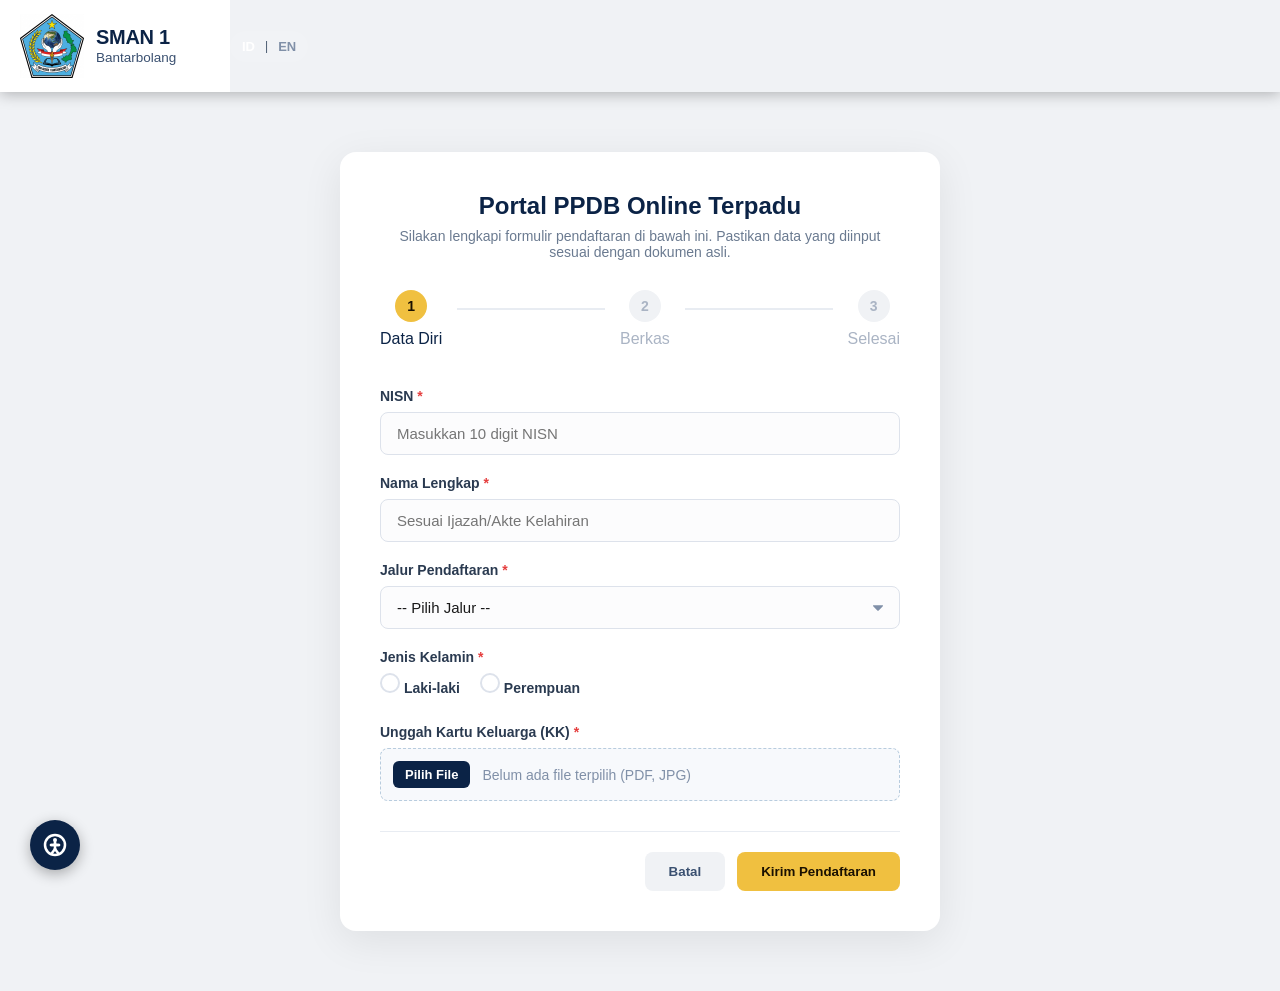
<file: external.html>
<!DOCTYPE html>
<html lang="id">
<head>
  <meta charset="UTF-8">
  <meta name="viewport" content="width=device-width, initial-scale=1.0">
  <title>Link External - SMAN 1 Bantarbolang</title>
  <link rel="stylesheet" href="style.css">
</head>
<body>

<header class="site-header">
  <div class="header-logo">
    <img src="logo.png" class="logo-img" alt="Logo SMAN 1 Bantarbolang">
    <div class="logo-text">
      <span class="logo-name">SMAN 1</span>
      <span class="logo-sub">Bantarbolang</span>
    </div>
  </div>
  <div class="header-actions">
    <div class="lang-switcher">
      <button id="langID" class="btn-lang active" aria-label="Bahasa Indonesia">ID</button>
      <span class="lang-sep">|</span>
      <button id="langEN" class="btn-lang" aria-label="English">EN</button>
    </div>
  </div>
</header>

<section class="portal-section">
  <div class="portal-container">
    <div class="portal-header">
      <h1 data-i18n="portal_title">Portal PPDB Online Terpadu</h1>
      <p data-i18n="portal_desc">Silakan lengkapi formulir pendaftaran di bawah ini. Pastikan data yang diinput sesuai dengan dokumen asli.</p>
    </div>

    <!-- Stepper (Output Feedback / Progress) -->
    <div class="stepper-ui">
      <div class="step active" aria-current="step">
        <div class="step-circle" aria-hidden="true">1</div>
        <span data-i18n="step_data">Data Diri</span>
      </div>
      <div class="step-line"></div>
      <div class="step">
        <div class="step-circle" aria-hidden="true">2</div>
        <span data-i18n="step_berkas">Berkas</span>
      </div>
      <div class="step-line"></div>
      <div class="step">
        <div class="step-circle" aria-hidden="true">3</div>
        <span data-i18n="step_selesai">Selesai</span>
      </div>
    </div>

    <form class="portal-form" id="ppdbForm">
      <!-- Input Text -->
      <div class="form-group">
        <label for="nisn"><span data-i18n="lbl_nisn">NISN</span> <span class="req" aria-hidden="true">*</span></label>
        <input type="text" id="nisn" name="nisn" placeholder="Masukkan 10 digit NISN" required pattern="\d{10}" aria-required="true" aria-describedby="nisn-error" data-i18n-placeholder="ph_nisn">
        <span class="error-msg" id="nisn-error" data-i18n="err_nisn">Format NISN tidak valid (harus 10 angka).</span>
      </div>

      <div class="form-group">
        <label for="namaLengkap"><span data-i18n="lbl_nama">Nama Lengkap</span> <span class="req" aria-hidden="true">*</span></label>
        <input type="text" id="namaLengkap" name="nama" placeholder="Sesuai Ijazah/Akte Kelahiran" required aria-required="true" data-i18n-placeholder="ph_nama">
      </div>

      <!-- UI Control: Select (Dropdown) -->
      <div class="form-group">
        <label for="jalurDaftar"><span data-i18n="lbl_jalur">Jalur Pendaftaran</span> <span class="req" aria-hidden="true">*</span></label>
        <select id="jalurDaftar" name="jalur" required aria-required="true">
          <option value="" disabled selected data-i18n="opt_jalur_pilih">-- Pilih Jalur --</option>
          <option value="zonasi" data-i18n="opt_zonasi">Zonasi</option>
          <option value="prestasi" data-i18n="opt_prestasi">Prestasi</option>
          <option value="afirmasi" data-i18n="opt_afirmasi">Afirmasi</option>
          <option value="pindah" data-i18n="opt_pindah">Perpindahan Orang Tua</option>
        </select>
      </div>

      <!-- UI Control: Radio Buttons -->
      <div class="form-group">
        <label><span data-i18n="lbl_jk">Jenis Kelamin</span> <span class="req" aria-hidden="true">*</span></label>
        <div class="radio-group" role="radiogroup" aria-required="true">
          <label class="radio-label">
            <input type="radio" name="jk" value="L" required>
            <span class="custom-radio" aria-hidden="true"></span> <span data-i18n="radio_l">Laki-laki</span>
          </label>
          <label class="radio-label">
            <input type="radio" name="jk" value="P" required>
            <span class="custom-radio" aria-hidden="true"></span> <span data-i18n="radio_p">Perempuan</span>
          </label>
        </div>
      </div>

      <!-- UI Control: File Upload -->
      <div class="form-group">
        <label for="fileKK"><span data-i18n="lbl_kk">Unggah Kartu Keluarga (KK)</span> <span class="req" aria-hidden="true">*</span></label>
        <div class="file-upload-wrapper">
          <input type="file" id="fileKK" name="kk" accept=".pdf, .jpg, .png" class="file-input" required aria-required="true">
          <div class="file-dummy" id="fileDummyTarget" aria-hidden="true">
            <span class="file-btn" data-i18n="btn_pilih_file">Pilih File</span>
            <span class="file-name" id="fileNameDisp" data-i18n="txt_belum_pilih">Belum ada file terpilih (PDF, JPG)</span>
          </div>
        </div>
      </div>

      <div class="form-actions">
        <button type="button" class="btn-secondary" onclick="window.close()" data-i18n="btn_batal">Batal</button>
        <button type="submit" class="btn-primary" id="btnSubmitForm" data-i18n="btn_kirim">Kirim Pendaftaran</button>
      </div>
    </form>
  </div>
</section>

<!-- Toast Notification Container (Output UI Control) -->
<div id="toastContainer" class="toast-container"></div>

<!-- ===== ACCESSIBILITY WIDGET ===== -->
<div class="a11y-widget">
  <button class="a11y-toggle" id="a11yToggle" title="Menu Aksesibilitas" aria-label="Buka Menu Aksesibilitas" aria-expanded="false">
    <svg width="24" height="24" viewBox="0 0 24 24" fill="none" stroke="currentColor" stroke-width="2.5" stroke-linecap="round" stroke-linejoin="round" aria-hidden="true">
      <circle cx="12" cy="12" r="10"/>
      <path d="M12 8v4"/><path d="M12 16h.01"/><path d="M8 12h8"/> <!-- Simple icon -->
      <circle cx="12" cy="7" r="2" fill="currentColor" stroke="none"/>
      <path d="M12 10v6"/>
      <path d="M8 12h8"/>
      <path d="M12 16l-3 4"/>
      <path d="M12 16l3 4"/>
    </svg>
  </button>
  <div class="a11y-menu" id="a11yMenu" aria-hidden="true">
    <div class="a11y-header">
      <h4>Aksesibilitas</h4>
      <button id="a11yClose" class="a11y-close-btn" aria-label="Tutup Menu">&times;</button>
    </div>
    
    <div class="a11y-section">
      <label for="textSizeSlider" class="a11y-label">
        <span aria-hidden="true">🔠</span> Ukuran Teks: <span id="textSizeVal">100%</span>
      </label>
      <input type="range" id="textSizeSlider" class="a11y-slider" min="100" max="180" step="10" value="100">
    </div>

    <div class="a11y-section">
      <label class="a11y-label"><span aria-hidden="true">👁️</span> Mode Kontras:</label>
      <div class="contrast-options">
        <button class="theme-btn theme-default active" data-theme="default" title="Normal">A</button>
        <button class="theme-btn theme-dark" data-theme="dark" title="Mode Gelap">A</button>
        <button class="theme-btn theme-yellow" data-theme="yellow" title="Hitam-Kuning">A</button>
        <button class="theme-btn theme-gray" data-theme="gray" title="Grayscale">A</button>
      </div>
    </div>

    <div class="a11y-section">
      <button id="btnReadText" class="a11y-btn-full" aria-label="Bacakan Teks Halaman">
        <span aria-hidden="true" class="tts-icon">🔊</span> <span class="tts-text">Bacakan Halaman</span>
      </button>
    </div>
  </div>
</div>

<script src="script.js"></script>
</body>
</html>
</file>
<file: style.css>
/* ===========================
   RESET & BASE
=========================== */
*, *::before, *::after {
  margin: 0; padding: 0; box-sizing: border-box;
}

/* Sembunyikan scrollbar di semua browser */
html {
  scroll-behavior: smooth;
  scrollbar-width: none;       /* Firefox */
  -ms-overflow-style: none;    /* IE / Edge lama */
}
html::-webkit-scrollbar {
  display: none;               /* Chrome, Safari, Opera */
}

body {
  font-family: 'Inter', sans-serif;
  background: #f0f2f5;
  color: #1a1a1a;
  overflow-x: hidden;
}
a { text-decoration: none; color: inherit; }
ul { list-style: none; }
img { display: block; max-width: 100%; }

/* Accessibility: Focus Visible */
*:focus-visible {
  outline: 3px solid #f0c040;
  outline-offset: 2px;
}

/* Visually hide element but keep accessible for screen readers */
.sr-only {
  position: absolute;
  width: 1px;
  height: 1px;
  padding: 0;
  margin: -1px;
  overflow: hidden;
  clip: rect(0, 0, 0, 0);
  white-space: nowrap;
  border-width: 0;
}

/* ===========================
   SPOTLIGHT SEARCH OVERLAY
   Muncul di tengah-tengah layar
   seperti Apple Spotlight / Linear
=========================== */
.spotlight-overlay {
  position: fixed;
  inset: 0;
  background: rgba(8, 18, 40, 0.72);
  z-index: 10000;
  display: flex;
  align-items: flex-start;
  justify-content: center;
  padding-top: 100px;
  opacity: 0;
  pointer-events: none;
  backdrop-filter: blur(6px);
  -webkit-backdrop-filter: blur(6px);
  transition: opacity 0.22s ease;
}
.spotlight-overlay.open {
  opacity: 1;
  pointer-events: all;
}

.spotlight-inner {
  width: 100%;
  max-width: 640px;
  background: #ffffff;
  border-radius: 16px;
  box-shadow: 0 32px 80px rgba(0,0,0,0.45);
  overflow: hidden;
  transform: translateY(-12px) scale(0.98);
  transition: transform 0.22s ease;
}
.spotlight-overlay.open .spotlight-inner {
  transform: translateY(0) scale(1);
}

.spotlight-input-wrap {
  display: flex;
  align-items: center;
  padding: 18px 20px;
  gap: 14px;
  border-bottom: 1px solid #e8ecf2;
}

.spotlight-icon {
  color: #8090a8;
  flex-shrink: 0;
}

.spotlight-input-wrap input {
  flex-grow: 1;
  border: none;
  outline: none;
  font-size: 17px;
  font-family: 'Inter', sans-serif;
  color: #1a1a1a;
  background: transparent;
}

.spotlight-input-wrap input::placeholder {
  color: #aab4c4;
}

.spotlight-esc {
  background: #f0f2f6;
  border: 1px solid #dde2eb;
  border-radius: 6px;
  padding: 4px 10px;
  font-size: 12px;
  font-weight: 600;
  color: #6a7a90;
  cursor: pointer;
  font-family: 'Inter', sans-serif;
  flex-shrink: 0;
  transition: background 0.15s;
}
.spotlight-esc:hover { background: #e4e8f0; }

.spotlight-results {
  max-height: 320px;
  overflow-y: auto;
}

.spotlight-result-item {
  display: flex;
  align-items: center;
  gap: 14px;
  padding: 13px 22px;
  cursor: pointer;
  border-bottom: 1px solid #f4f6f9;
  transition: background 0.12s;
  font-size: 14.5px;
  color: #2a3a50;
}
.spotlight-result-item:hover { background: #f0f5ff; }
.spotlight-result-item .sr-icon {
  color: #a0b0c8;
  flex-shrink: 0;
}
.spotlight-result-item mark {
  background: #fef08a;
  border-radius: 3px;
  padding: 0 1px;
}

.spotlight-empty {
  padding: 28px 22px;
  color: #98a8be;
  font-size: 14px;
  text-align: center;
}

.spotlight-hint {
  background: #f7f9fc;
  padding: 10px 22px;
  font-size: 12px;
  color: #9aaabb;
  border-top: 1px solid #e8ecf2;
}
.spotlight-hint kbd {
  background: #e8ecf2;
  border-radius: 4px;
  padding: 2px 6px;
  font-size: 11px;
  font-family: 'Inter', sans-serif;
  color: #5a6a80;
}

/* ===========================
   HEADER
=========================== */
.site-header {
  display: flex;
  position: sticky;
  top: 0;
  z-index: 500;
  box-shadow: 0 2px 14px rgba(0,0,0,0.28);
}

/* Logo panel – white */
.header-logo {
  background: #ffffff;
  width: 230px;
  min-width: 230px;
  display: flex;
  align-items: center;
  gap: 12px;
  padding: 14px 20px;
  flex-shrink: 0;
}

.logo-img {
  width: 64px;
  height: 64px;
  object-fit: contain;
  flex-shrink: 0;
}

.logo-text {
  display: flex;
  flex-direction: column;
  line-height: 1.25;
}

.logo-name {
  font-size: 20px;
  font-weight: 800;
  color: #0b2346;
  letter-spacing: -0.3px;
}

.logo-sub {
  font-size: 13.5px;
  font-weight: 500;
  color: #3a5070;
}

/* Nav panel – dark navy */
.header-nav-area {
  background: #0b2346;
  flex-grow: 1;
  display: flex;
  align-items: center;
  justify-content: space-between;
  padding: 0 32px 0 36px;
  gap: 16px;
  position: relative;
}

/* Nav list (top-level items only, horizontal) */
.top-nav { height: 100%; display: flex; align-items: center; }

.nav-list {
  display: flex;
  gap: 4px;
  height: 100%;
  align-items: center;
}

.nav-item {
  position: relative;
  height: 100%;
  display: flex;
  align-items: center;
}

.nav-link {
  display: flex;
  align-items: center;
  gap: 5px;
  color: #d8e8f8;
  font-size: 14.5px;
  font-weight: 500;
  padding: 0 16px;
  height: 100%;
  cursor: pointer;
  white-space: nowrap;
  transition: color 0.18s, background 0.18s;
  border-radius: 4px;
  user-select: none;
}

.nav-link:hover { color: #ffffff; background: rgba(255,255,255,0.07); }

.nav-arrow {
  font-size: 11px;
  opacity: 0.65;
  transition: transform 0.22s ease;
  display: inline-block;
}

/* DROPDOWN – hanya muncul saat .open (dikontrol JS, bukan hover) */
.nav-dropdown {
  position: absolute;
  top: calc(100% + 2px);
  left: 0;
  background: #ffffff;
  border-radius: 10px;
  box-shadow: 0 12px 36px rgba(0,0,0,0.22);
  min-width: 210px;
  padding: 8px 0;
  opacity: 0;
  pointer-events: none;
  transform: translateY(-6px);
  transition: opacity 0.2s ease, transform 0.2s ease;
  z-index: 9000;
}

/* Tampilkan dropdown saat nav-item punya class .open */
.nav-item.open .nav-dropdown {
  opacity: 1;
  pointer-events: all;
  transform: translateY(0);
}

.nav-item.open .nav-arrow {
  transform: rotate(180deg);
}

.nav-dropdown ul { padding: 0; }

.nav-dropdown ul li a {
  display: block;
  padding: 11px 20px;
  font-size: 13.5px;
  color: #2a3a50;
  transition: background 0.15s, color 0.15s;
}

.nav-dropdown ul li a:hover {
  background: #f0f6ff;
  color: #0b2346;
  padding-left: 26px;
}

/* Header right side */
.header-actions {
  display: flex;
  align-items: center;
  gap: 16px;
  flex-shrink: 0;
}

/* Language Switcher */
.lang-switcher {
  display: flex;
  align-items: center;
  gap: 6px;
  background: rgba(255,255,255,0.1);
  padding: 4px 8px;
  border-radius: 20px;
}

.btn-lang {
  background: none;
  border: none;
  color: #8090a8;
  font-family: 'Inter', sans-serif;
  font-size: 13px;
  font-weight: 700;
  cursor: pointer;
  transition: color 0.2s;
  padding: 4px;
}

.btn-lang:hover, .btn-lang.active {
  color: #ffffff;
}

.lang-sep {
  color: #4a5a70;
  font-size: 12px;
}

.search-trigger-btn {
  background: transparent;
  border: none;
  color: #b8ccde;
  cursor: pointer;
  padding: 8px;
  border-radius: 8px;
  display: flex;
  align-items: center;
  transition: color 0.18s, background 0.18s;
}

.search-trigger-btn:hover {
  color: #ffffff;
  background: rgba(255,255,255,0.1);
}

.btn-cta {
  background: #f0c040;
  color: #1a1000;
  font-weight: 700;
  font-size: 14px;
  padding: 10px 22px;
  border-radius: 30px;
  white-space: nowrap;
  box-shadow: 0 3px 10px rgba(240,192,64,0.4);
  transition: background 0.18s, transform 0.18s;
  display: inline-block;
}
.btn-cta:hover { background: #f5d060; transform: translateY(-2px); }

/* ===========================
   BREADCRUMB
=========================== */
.breadcrumb-bar {
  background: #dde2ea;
  padding: 10px 40px;
  font-size: 13px;
  color: #5a6a80;
  display: flex;
  align-items: center;
  gap: 6px;
}
.bc-sep { color: #9aaabe; }
.bc-current { font-weight: 600; color: #1a2a40; }

/* ===========================
   HERO
=========================== */
.hero {
  position: relative;
  height: 560px;
  background-image: url('https://images.unsplash.com/photo-1541339907198-e08756dedf3f?w=1400&auto=format&fit=crop&q=80');
  background-size: cover;
  background-position: center top;
  display: flex;
  align-items: center;
  overflow: hidden;
}

.hero-overlay {
  position: absolute;
  inset: 0;
  background: linear-gradient(
    to right,
    rgba(11,35,70,0.97) 0%,
    rgba(11,35,70,0.88) 38%,
    rgba(11,35,70,0.35) 62%,
    rgba(11,35,70,0.0) 100%
  );
}

.hero-content {
  position: relative;
  z-index: 10;
  padding: 0 64px;
  max-width: 620px;
  color: #ffffff;
}

.hero-content h1 {
  font-size: 50px;
  font-weight: 800;
  line-height: 1.15;
  margin-bottom: 22px;
  letter-spacing: -0.5px;
}

.hero-content p {
  font-size: 16px;
  line-height: 1.65;
  color: #c8d8ee;
  margin-bottom: 36px;
}

.btn-hero {
  display: inline-block;
  background: #f0c040;
  color: #1a1000;
  font-weight: 700;
  font-size: 15px;
  padding: 13px 30px;
  border-radius: 30px;
  box-shadow: 0 4px 14px rgba(240,192,64,0.45);
  transition: background 0.18s, transform 0.18s;
}
.btn-hero:hover { background: #f5d060; transform: translateY(-2px); }

/* ===========================
   MODAL POPUP
=========================== */
.modal-backdrop {
  position: fixed;
  inset: 0;
  background: rgba(0,0,0,0.55);
  display: flex;
  align-items: center;
  justify-content: center;
  z-index: 8000;
  transition: opacity 0.28s ease;
}
.modal-backdrop.hidden {
  opacity: 0;
  pointer-events: none;
}

.modal-box {
  background: #ffffff;
  border-radius: 18px;
  padding: 46px 50px 44px;
  width: 480px;
  max-width: 95vw;
  text-align: center;
  position: relative;
  box-shadow: 0 24px 60px rgba(0,0,0,0.35);
  transform: scale(1);
  transition: transform 0.28s ease;
  color: #1a1a1a;
}
.modal-backdrop.hidden .modal-box { transform: scale(0.95); }

.modal-close-btn {
  position: absolute;
  top: 14px; right: 14px;
  background: #f0f2f5;
  border: none;
  font-size: 22px;
  line-height: 1;
  width: 34px; height: 34px;
  border-radius: 50%;
  cursor: pointer;
  color: #555;
  display: flex;
  align-items: center;
  justify-content: center;
  transition: background 0.15s;
}
.modal-close-btn:hover { background: #e0e4ea; color: #111; }

.modal-title {
  font-size: 14px;
  font-weight: 800;
  letter-spacing: 2px;
  color: #0b2346;
  margin-bottom: 12px;
}

.modal-divider {
  width: 50px;
  height: 3px;
  background: #f0c040;
  border-radius: 2px;
  margin: 0 auto 22px;
}

.modal-subtitle {
  font-size: 22px;
  font-weight: 800;
  color: #111;
  line-height: 1.4;
  margin-bottom: 16px;
}

.modal-body {
  font-size: 15px;
  color: #555;
  line-height: 1.6;
  margin-bottom: 32px;
}

.modal-actions {
  display: flex;
  justify-content: center;
  gap: 14px;
  flex-wrap: wrap;
}

.btn-modal-dark {
  background: #0b2346;
  color: #fff;
  border: none;
  padding: 13px 24px;
  border-radius: 30px;
  font-size: 14px;
  font-weight: 600;
  cursor: pointer;
  font-family: 'Inter', sans-serif;
  transition: background 0.18s;
}
.btn-modal-dark:hover { background: #162f5e; }

.btn-modal-gold {
  background: #f0c040;
  color: #1a1000;
  border: none;
  padding: 13px 24px;
  border-radius: 30px;
  font-size: 14px;
  font-weight: 700;
  cursor: pointer;
  font-family: 'Inter', sans-serif;
  transition: background 0.18s;
}
.btn-modal-gold:hover { background: #f5d060; }

/* ===========================
   PPDB SECTION
=========================== */
.ppdb-section {
  display: flex;
  background: #ffffff;
  overflow: hidden;
}

.ppdb-img {
  width: 42%;
  min-height: 340px;
  overflow: hidden;
  flex-shrink: 0;
}
.ppdb-img img {
  width: 100%;
  height: 100%;
  object-fit: cover;
  transition: transform 0.4s ease;
}
.ppdb-img:hover img { transform: scale(1.03); }

.ppdb-info {
  padding: 52px 60px;
  flex-grow: 1;
}

.ppdb-title {
  font-size: 28px;
  font-weight: 800;
  color: #0b2346;
  margin-bottom: 18px;
}
.text-gold { color: #d4a010; }

.ppdb-info p {
  font-size: 15.5px;
  line-height: 1.7;
  color: #555;
  margin-bottom: 28px;
}

.btn-ppdb {
  display: inline-block;
  background: #f0c040;
  color: #1a1000;
  font-weight: 700;
  font-size: 15px;
  padding: 12px 28px;
  border-radius: 30px;
  transition: background 0.18s, transform 0.18s;
}
.btn-ppdb:hover { background: #f5d060; transform: translateY(-1px); }

/* Grup tombol PPDB */
.ppdb-btn-group {
  display: flex;
  flex-wrap: wrap;
  align-items: center;
  gap: 14px;
}

/* Tombol External / New Window */
.btn-external {
  display: inline-flex;
  align-items: center;
  gap: 8px;
  background: transparent;
  color: #0b2346;
  border: 2px solid #0b2346;
  font-weight: 600;
  font-size: 14px;
  padding: 10px 20px;
  border-radius: 30px;
  transition: background 0.18s, color 0.18s, transform 0.18s;
  position: relative;
}

.btn-external:hover {
  background: #0b2346;
  color: #ffffff;
  transform: translateY(-1px);
}

/* Badge kecil "Tab Baru" */
.ext-badge {
  background: #e8f0fe;
  color: #1a3a80;
  font-size: 10px;
  font-weight: 700;
  letter-spacing: 0.5px;
  padding: 2px 7px;
  border-radius: 20px;
  text-transform: uppercase;
  transition: background 0.18s, color 0.18s;
}

.btn-external:hover .ext-badge {
  background: rgba(255,255,255,0.2);
  color: #ffffff;
}

/* ===========================
   FOOTER
=========================== */
.site-footer {
  background: #07192f;
  color: #c0cede;
  padding: 48px 60px 0;
  display: grid;
  grid-template-columns: 1.4fr 1.6fr 1.4fr 1fr;
  gap: 40px;
}

.footer-logo-wrap {
  display: flex;
  align-items: center;
  gap: 14px;
  margin-bottom: 10px;
}
.footer-logo-wrap strong {
  font-size: 15px;
  color: #fff;
  display: block;
  margin-bottom: 4px;
}
.footer-logo-wrap p { font-size: 13px; color: #8a9aac; }

.site-footer h4 {
  color: #ffffff;
  font-size: 13px;
  font-weight: 700;
  margin-bottom: 14px;
  text-transform: uppercase;
  letter-spacing: 1px;
}

.site-footer p { font-size: 13.5px; line-height: 1.7; color: #90a0b4; }

.social-links { display: flex; flex-direction: column; gap: 8px; }
.social-link { font-size: 13.5px; color: #90a0b4; transition: color 0.18s; }
.social-link:hover { color: #f0c040; }

.footer-bottom {
  grid-column: 1 / -1;
  border-top: 1px solid rgba(255,255,255,0.07);
  padding: 18px 0;
  text-align: center;
  font-size: 13px;
  color: #5a6a80;
}

/* ===========================
   EXTERNAL PORTAL / FORM (PPDB)
=========================== */
.portal-section {
  padding: 60px 20px;
  min-height: calc(100vh - 100px);
  display: flex;
  justify-content: center;
  align-items: flex-start;
}

.portal-container {
  background: #ffffff;
  width: 100%;
  max-width: 600px;
  border-radius: 16px;
  box-shadow: 0 10px 40px rgba(0,0,0,0.08);
  padding: 40px;
}

.portal-header {
  text-align: center;
  margin-bottom: 30px;
}

.portal-header h1 {
  font-size: 24px;
  font-weight: 800;
  color: #0b2346;
  margin-bottom: 8px;
}

.portal-header p {
  font-size: 14px;
  color: #6a7a90;
}

/* Stepper UI */
.stepper-ui {
  display: flex;
  align-items: center;
  justify-content: center;
  margin-bottom: 40px;
}

.stepper-ui .step {
  display: flex;
  flex-direction: column;
  align-items: center;
  gap: 8px;
  color: #aab4c4;
}

.stepper-ui .step.active {
  color: #0b2346;
}

.stepper-ui .step-circle {
  width: 32px;
  height: 32px;
  border-radius: 50%;
  background: #f0f2f5;
  display: flex;
  align-items: center;
  justify-content: center;
  font-weight: 700;
  font-size: 14px;
  transition: all 0.3s;
}

.stepper-ui .step.active .step-circle {
  background: #f0c040;
  color: #1a1000;
}

.stepper-ui .step-line {
  flex-grow: 1;
  height: 2px;
  background: #e8ecf2;
  margin: 0 15px;
  margin-bottom: 20px; /* offset for flex align */
}

/* Form Groups */
.portal-form .form-group {
  margin-bottom: 20px;
}

.portal-form label {
  display: block;
  font-size: 14px;
  font-weight: 600;
  color: #2a3a50;
  margin-bottom: 8px;
}

.portal-form .req {
  color: #e53e3e;
}

/* Inputs */
.portal-form input[type="text"],
.portal-form select {
  width: 100%;
  padding: 12px 16px;
  border: 1px solid #dde2eb;
  border-radius: 8px;
  font-size: 15px;
  font-family: inherit;
  color: #1a1a1a;
  background: #fcfcfd;
  transition: border-color 0.2s, box-shadow 0.2s;
}

.portal-form input[type="text"]:focus,
.portal-form select:focus {
  outline: none;
  border-color: #0b2346;
  box-shadow: 0 0 0 3px rgba(11, 35, 70, 0.1);
  background: #ffffff;
}

.form-group .error-msg {
  display: none;
  color: #e53e3e;
  font-size: 12px;
  margin-top: 6px;
}
.portal-form input:invalid:not(:placeholder-shown) + .error-msg {
  display: block;
}

/* Select Control */
.portal-form select {
  appearance: none;
  background-image: url("data:image/svg+xml;charset=US-ASCII,%3Csvg%20xmlns%3D%22http%3A%2F%2Fwww.w3.org%2F2000%2Fsvg%22%20width%3D%22292.4%22%20height%3D%22292.4%22%3E%3Cpath%20fill%3D%22%238090a8%22%20d%3D%22M287%2069.4a17.6%2017.6%200%200%200-13-5.4H18.4c-5%200-9.3%201.8-12.9%205.4A17.6%2017.6%200%200%200%200%2082.2c0%205%201.8%209.3%205.4%2012.9l128%20127.9c3.6%203.6%207.8%205.4%2012.8%205.4s9.2-1.8%2012.8-5.4L287%2095c3.5-3.5%205.4-7.8%205.4-12.8%200-5-1.9-9.2-5.5-12.8z%22%2F%3E%3C%2Fsvg%3E");
  background-repeat: no-repeat;
  background-position: right 16px top 50%;
  background-size: 10px auto;
}

/* Radio Control */
.radio-group {
  display: flex;
  gap: 20px;
}
.radio-label {
  display: flex;
  align-items: center;
  gap: 8px;
  cursor: pointer;
  font-size: 15px;
  color: #3a5070;
}
.radio-label input[type="radio"] {
  display: none;
}
.custom-radio {
  width: 20px;
  height: 20px;
  border: 2px solid #dde2eb;
  border-radius: 50%;
  display: inline-block;
  position: relative;
  transition: all 0.2s;
}
.radio-label input[type="radio"]:checked + .custom-radio {
  border-color: #0b2346;
}
.radio-label input[type="radio"]:checked + .custom-radio::after {
  content: '';
  width: 10px;
  height: 10px;
  background: #0b2346;
  border-radius: 50%;
  position: absolute;
  top: 50%; left: 50%;
  transform: translate(-50%, -50%);
}

/* File Upload Indicator */
.file-upload-wrapper {
  position: relative;
}
.file-input {
  position: absolute;
  inset: 0;
  width: 100%;
  height: 100%;
  opacity: 0;
  cursor: pointer;
}
.file-dummy {
  display: flex;
  align-items: center;
  border: 1px dashed #b8ccde;
  border-radius: 8px;
  padding: 12px;
  background: #f7f9fc;
  transition: background 0.2s, border-color 0.2s;
}
.file-upload-wrapper:hover .file-dummy {
  background: #f0f4f9;
  border-color: #8090a8;
}
.file-btn {
  background: #0b2346;
  color: #fff;
  padding: 6px 12px;
  border-radius: 6px;
  font-size: 13px;
  font-weight: 600;
  margin-right: 12px;
}
.file-name {
  font-size: 14px;
  color: #8090a8;
  white-space: nowrap;
  overflow: hidden;
  text-overflow: ellipsis;
}

/* Actions */
.form-actions {
  display: flex;
  justify-content: flex-end;
  gap: 12px;
  margin-top: 30px;
  padding-top: 20px;
  border-top: 1px solid #e8ecf2;
}

.btn-secondary {
  background: #f0f2f5;
  color: #3a5070;
  border: none;
  padding: 12px 24px;
  border-radius: 8px;
  font-weight: 600;
  cursor: pointer;
  transition: background 0.2s;
}
.btn-secondary:hover { background: #e0e4ea; }

.btn-primary {
  background: #f0c040;
  color: #1a1000;
  border: none;
  padding: 12px 24px;
  border-radius: 8px;
  font-weight: 700;
  cursor: pointer;
  transition: background 0.2s;
  display: flex;
  align-items: center;
  gap: 8px;
}
.btn-primary:hover { background: #f5d060; }
.btn-primary:disabled { opacity: 0.7; cursor: not-allowed; }

.loading-spinner {
  width: 14px;
  height: 14px;
  border: 2px solid rgba(26, 16, 0, 0.3);
  border-top-color: #1a1000;
  border-radius: 50%;
  animation: s-spin 0.8s linear infinite;
}
@keyframes s-spin { to { transform: rotate(360deg); } }

/* ===========================
   TOAST NOTIFICATION (OUTPUT)
=========================== */
.toast-container {
  position: fixed;
  top: 20px;
  right: 20px;
  z-index: 9999;
  display: flex;
  flex-direction: column;
  gap: 10px;
}

.toast-item {
  display: flex;
  align-items: center;
  gap: 12px;
  background: #ffffff;
  padding: 14px 18px;
  border-radius: 10px;
  box-shadow: 0 8px 30px rgba(0,0,0,0.15);
  transform: translateX(120%);
  opacity: 0;
  transition: transform 0.3s cubic-bezier(0.34, 1.56, 0.64, 1), opacity 0.3s ease;
}
.toast-item.show {
  transform: translateX(0);
  opacity: 1;
}

.toast-icon {
  width: 24px;
  height: 24px;
  border-radius: 50%;
  display: flex;
  align-items: center;
  justify-content: center;
  font-weight: bold;
  font-size: 14px;
}

.toast-success .toast-icon { background: #d1fae5; color: #059669; }
.toast-warning .toast-icon { background: #fef08a; color: #b45309; }
.toast-info .toast-icon { background: #e0f2fe; color: #0284c7; }

.toast-msg {
  font-size: 14px;
  color: #2a3a50;
  font-weight: 500;
}

.toast-close {
  background: transparent;
  border: none;
  color: #9ca3af;
  font-size: 18px;
  cursor: pointer;
  padding: 0;
  margin-left: 8px;
}
.toast-close:hover { color: #4b5563; }

/* ===========================
   ACCESSIBILITY WIDGET
=========================== */
.a11y-widget {
  position: fixed;
  bottom: 30px;
  left: 30px;
  z-index: 9999;
}

.a11y-toggle {
  width: 50px;
  height: 50px;
  border-radius: 50%;
  background: #0b2346;
  color: #fff;
  border: none;
  box-shadow: 0 4px 14px rgba(0,0,0,0.3);
  display: flex;
  align-items: center;
  justify-content: center;
  cursor: pointer;
  transition: transform 0.2s, background 0.2s;
}
.a11y-toggle:hover {
  background: #162f5e;
  transform: scale(1.05);
}

.a11y-menu {
  position: absolute;
  bottom: 60px;
  left: 0;
  background: #fff;
  border-radius: 12px;
  box-shadow: 0 10px 40px rgba(0,0,0,0.2);
  width: 280px;
  display: flex;
  flex-direction: column;
  padding: 16px;
  opacity: 0;
  pointer-events: none;
  transform: translateY(10px) scale(0.95);
  transform-origin: bottom left;
  transition: all 0.2s cubic-bezier(0.34, 1.56, 0.64, 1);
}
.a11y-menu.open {
  opacity: 1;
  pointer-events: all;
  transform: translateY(0) scale(1);
}

.a11y-header {
  display: flex;
  justify-content: space-between;
  align-items: center;
  margin-bottom: 16px;
  border-bottom: 1px solid #e8ecf2;
  padding-bottom: 8px;
}
.a11y-header h4 {
  font-size: 15px;
  color: #0b2346;
  font-weight: 800;
}
.a11y-close-btn {
  background: transparent;
  border: none;
  font-size: 22px;
  color: #8090a8;
  cursor: pointer;
}

.a11y-section {
  margin-bottom: 16px;
}

.a11y-label {
  display: block;
  font-size: 13px;
  font-weight: 600;
  color: #3a5070;
  margin-bottom: 8px;
}

/* Slider */
.a11y-slider {
  width: 100%;
  accent-color: #f0c040;
}

/* Themes */
.contrast-options {
  display: flex;
  gap: 8px;
}
.theme-btn {
  width: 36px;
  height: 36px;
  border-radius: 8px;
  border: 2px solid #dde2eb;
  cursor: pointer;
  font-weight: 800;
  font-size: 16px;
  display: flex;
  align-items: center;
  justify-content: center;
  transition: transform 0.1s, border-color 0.2s;
}
.theme-btn.active {
  border-color: #f0c040;
  transform: scale(1.05);
}
.theme-default { background: #f0f2f5; color: #1a1a1a; }
.theme-dark { background: #1a1a1a; color: #f0f2f5; border-color: #333; }
.theme-yellow { background: #000; color: #ff0; border-color: #333; }
.theme-gray { background: #e0e0e0; color: #333; filter: grayscale(100%); }

.a11y-btn-full {
  width: 100%;
  background: #f0f2f5;
  border: 1px solid #dde2eb;
  border-radius: 8px;
  padding: 10px;
  font-family: 'Inter', sans-serif;
  font-size: 14px;
  color: #2a3a50;
  font-weight: 600;
  cursor: pointer;
  transition: background 0.15s;
  display: flex;
  align-items: center;
  justify-content: center;
  gap: 8px;
}
.a11y-btn-full:hover {
  background: #e4e8f0;
}

/* ===========================
   A11Y OVERRIDES (Themes)
=========================== */

/* Dark Theme */
html[data-theme="dark"] body {
  background: #121212 !important;
  color: #e0e0e0 !important;
}
html[data-theme="dark"] .site-header, html[data-theme="dark"] .portal-container {
  background: #1e1e1e !important;
}
html[data-theme="dark"] .hero-content h1, html[data-theme="dark"] .ppdb-title, html[data-theme="dark"] h1 {
  color: #fff !important;
}

/* High Contrast Yellow Theme */
html[data-theme="yellow"] body {
  background: #000 !important;
  color: #ff0 !important;
}
html[data-theme="yellow"] * {
  background-color: transparent !important;
  color: #ff0 !important;
  border-color: #ff0 !important;
}
html[data-theme="yellow"] .a11y-widget *, html[data-theme="yellow"] .a11y-menu {
  background-color: #000 !important;
}
html[data-theme="yellow"] img {
  filter: grayscale(100%) contrast(150%) brightness(50%);
}

/* Grayscale Theme */
html[data-theme="gray"]::before {
  content: "";
  position: fixed;
  inset: 0;
  backdrop-filter: grayscale(100%);
  -webkit-backdrop-filter: grayscale(100%);
  z-index: 9998; /* Di bawah a11y-widget yang memiliki z-index 9999 */
  pointer-events: none;
}
</file>
